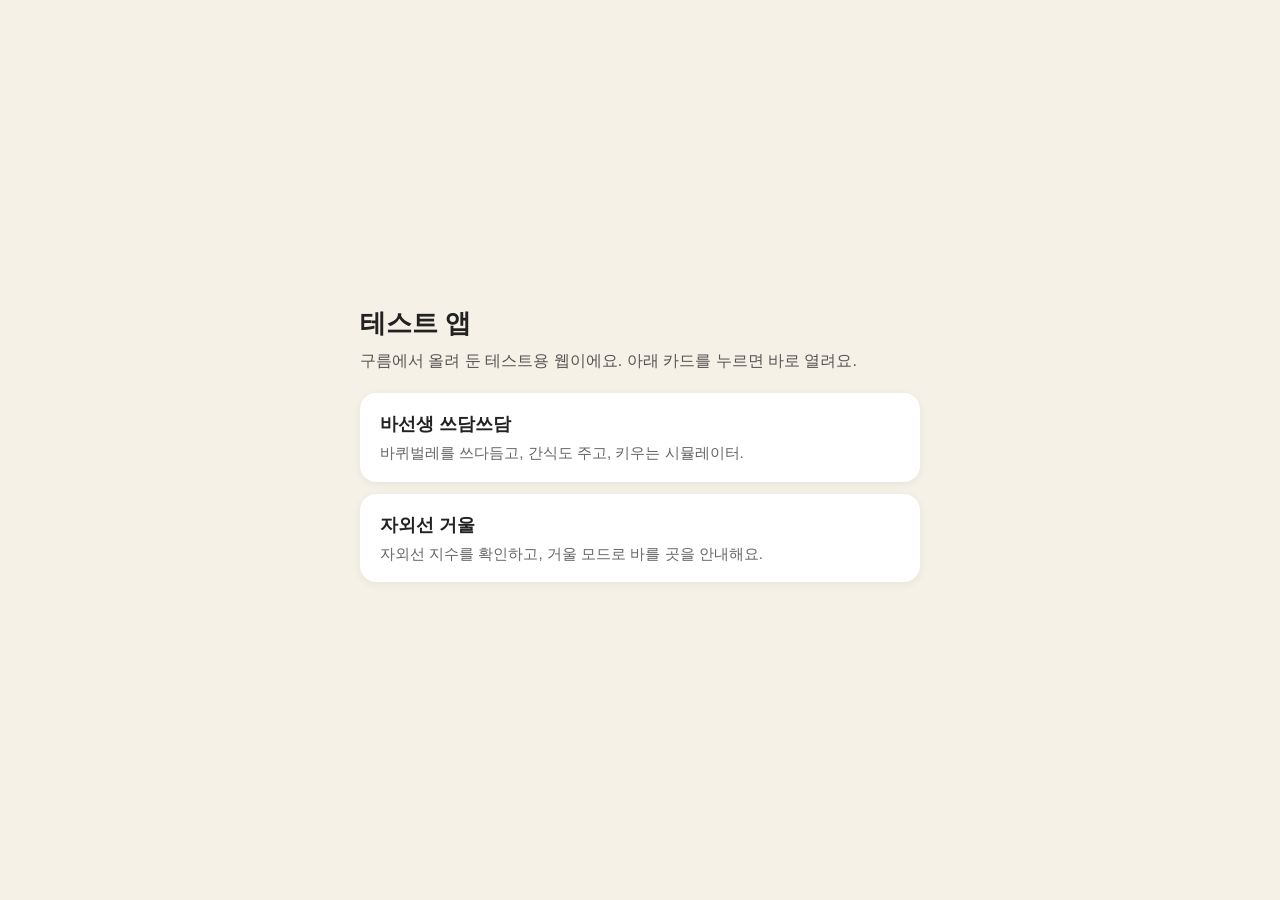
<file: index.html>
<!DOCTYPE html>
<html lang="ko">
<head>
  <meta charset="UTF-8">
  <meta name="viewport" content="width=device-width, initial-scale=1">
  <title>테스트 앱</title>
  <style>
    :root { color-scheme: light; }
    * { box-sizing: border-box; }
    body {
      margin: 0;
      min-height: 100vh;
      font-family: "Apple SD Gothic Neo", "Noto Sans KR", sans-serif;
      background: #f6f1e7;
      color: #222;
      display: flex;
      align-items: center;
      justify-content: center;
      padding: 24px;
    }
    main { width: min(560px, 100%); }
    h1 { font-size: 1.6rem; margin: 0 0 8px; }
    p { margin: 0 0 20px; color: #555; line-height: 1.5; }
    a.card {
      display: block;
      text-decoration: none;
      color: inherit;
      background: #fff;
      border-radius: 16px;
      padding: 18px 20px;
      margin-bottom: 12px;
      box-shadow: 0 2px 10px rgba(0,0,0,.06);
    }
    a.card:hover { transform: translateY(-1px); }
    a.card h2 { margin: 0 0 6px; font-size: 1.15rem; }
    a.card span { color: #666; font-size: .95rem; line-height: 1.4; display: block; }
  </style>
</head>
<body>
  <main>
    <h1>테스트 앱</h1>
    <p>구름에서 올려 둔 테스트용 웹이에요. 아래 카드를 누르면 바로 열려요.</p>
    <a class="card" href="cockroach-pet/">
      <h2>바선생 쓰담쓰담</h2>
      <span>바퀴벌레를 쓰다듬고, 간식도 주고, 키우는 시뮬레이터.</span>
    </a>
    <a class="card" href="uv-sunscreen-test/">
      <h2>자외선 거울</h2>
      <span>자외선 지수를 확인하고, 거울 모드로 바를 곳을 안내해요.</span>
    </a>
  </main>
</body>
</html>
</file>
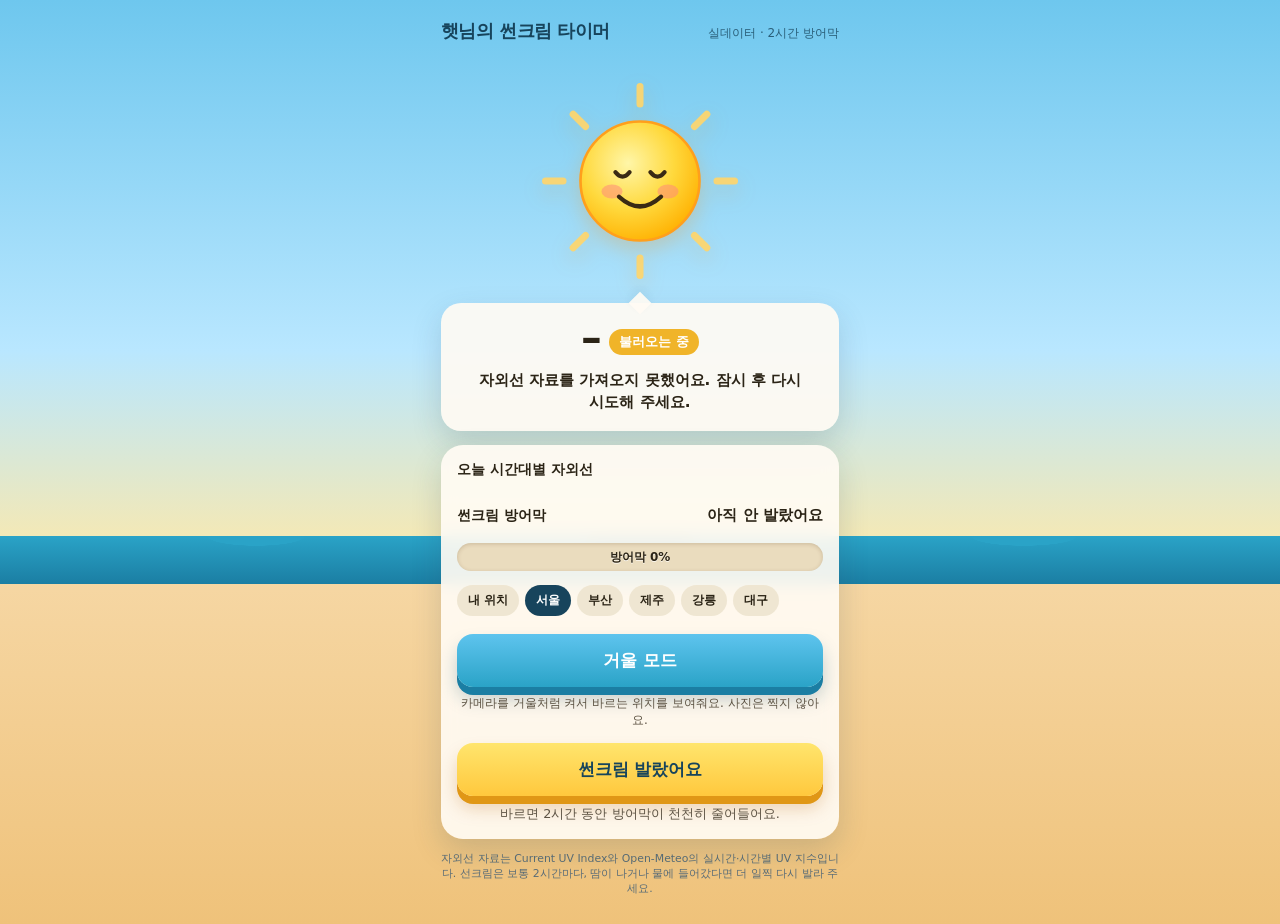
<file: uv-sunscreen-test/index.html>
<!DOCTYPE html>
<html lang="ko">
<head>
  <meta charset="UTF-8">
  <meta name="viewport" content="width=device-width, initial-scale=1, viewport-fit=cover">
  <meta name="theme-color" content="#6ec7ee">
  <meta name="description" content="실시간 자외선 지수, 거울 모드, 2시간 썬크림 방어막 타이머">
  <title>햇님의 썬크림 타이머</title>
  <link rel="icon" href="./favicon.svg" type="image/svg+xml">
  <link rel="stylesheet" href="./styles.css">
</head>
<body>
  <main class="scene">
    <div class="wrap">
      <header class="brand">
        <h1>햇님의 썬크림 타이머</h1>
        <p>실데이터 · 2시간 방어막</p>
      </header>

      <div class="sun-stage" aria-hidden="true">
        <svg class="sun" id="sun" data-mood="low" viewBox="0 0 240 240" role="img">
          <defs>
            <radialGradient id="sunGlow" cx="40%" cy="35%" r="70%">
              <stop offset="0%" stop-color="#fff6a8"/>
              <stop offset="55%" stop-color="#ffd93d"/>
              <stop offset="100%" stop-color="#ffb000"/>
            </radialGradient>
          </defs>
          <g class="aura">
            <ellipse cx="120" cy="120" rx="108" ry="108" fill="none" stroke="#ff5a1f" stroke-width="6" opacity="0.35"/>
          </g>
          <g class="rays">
            <rect class="ray" x="116" y="8" width="8" height="28" rx="4"/>
            <rect class="ray" x="116" y="204" width="8" height="28" rx="4"/>
            <rect class="ray" x="8" y="116" width="28" height="8" rx="4"/>
            <rect class="ray" x="204" y="116" width="28" height="8" rx="4"/>
            <rect class="ray" x="116" y="8" width="8" height="28" rx="4" transform="rotate(45 120 120)"/>
            <rect class="ray" x="116" y="8" width="8" height="28" rx="4" transform="rotate(135 120 120)"/>
            <rect class="ray" x="116" y="8" width="8" height="28" rx="4" transform="rotate(225 120 120)"/>
            <rect class="ray" x="116" y="8" width="8" height="28" rx="4" transform="rotate(315 120 120)"/>
          </g>
          <g class="fire">
            <path d="M62 70 C50 28 88 18 96 52 C108 16 138 28 126 64 C150 36 176 58 152 86 Z" fill="#ff5a1f"/>
            <path d="M78 72 C72 42 98 36 104 62 C114 34 138 42 128 68 C146 48 164 66 148 86 Z" fill="#ffd56a"/>
            <path d="M150 48 C162 18 196 32 184 70 C206 48 214 78 196 92 Z" fill="#ff7a1a"/>
            <path class="fire-x" d="M48 96 C28 70 28 120 62 118" fill="#ff5a1f"/>
            <path class="fire-x" d="M192 96 C212 70 214 124 178 118" fill="#ff5a1f"/>
          </g>
          <circle class="face-disk" cx="120" cy="120" r="68"/>
          <ellipse class="blush" cx="88" cy="132" rx="12" ry="8"/>
          <ellipse class="blush" cx="152" cy="132" rx="12" ry="8"/>
          <!-- happy crescent eyes -->
          <path class="eye eye-happy eye-left" d="M92 110 q8 10 16 0" stroke-width="5"/>
          <path class="eye eye-happy eye-right" d="M132 110 q8 10 16 0" stroke-width="5"/>
          <!-- open eyes -->
          <ellipse class="eye-open eye-open-left" cx="100" cy="112" rx="8" ry="7" fill="#3a2a14"/>
          <ellipse class="eye-open eye-open-right" cx="140" cy="112" rx="8" ry="7" fill="#3a2a14"/>
          <circle class="eye-glint eye-open" cx="97" cy="109" r="2.2" fill="#fff"/>
          <circle class="eye-glint eye-open" cx="137" cy="109" r="2.2" fill="#fff"/>
          <!-- wide / fiery eyes -->
          <ellipse class="eye-wide eye-wide-left" cx="100" cy="112" rx="9" ry="9" fill="#3a2a14"/>
          <ellipse class="eye-wide eye-wide-right" cx="140" cy="112" rx="9" ry="9" fill="#3a2a14"/>
          <circle class="eye-wide" cx="97" cy="108" r="2.4" fill="#fff"/>
          <circle class="eye-wide" cx="137" cy="108" r="2.4" fill="#fff"/>
          <path class="brow brow-left eye-wide" d="M88 96 q12 -8 22 0" stroke-width="4"/>
          <path class="brow brow-right eye-wide" d="M130 96 q12 -8 22 0" stroke-width="4"/>
          <path class="wink-eye" d="M132 114 q8 8 16 0" stroke="#3a2a14" stroke-width="5" fill="none" stroke-linecap="round"/>
          <!-- mouths: all present, visibility by mood via stroke on current; hide unused in JS/CSS -->
          <path class="mouth mouth-low" d="M96 138 q24 22 48 0" stroke-width="5"/>
          <path class="mouth mouth-mid" d="M102 140 q18 14 36 0" stroke-width="5"/>
          <path class="mouth mouth-high" d="M110 142 q10 10 20 0" stroke-width="5"/>
          <path class="mouth mouth-hot" d="M108 140 q12 20 24 0 q-12 8 -24 0" stroke-width="4" fill="#d3542e"/>
          <!-- sunglasses -->
          <g class="sunglass">
            <rect x="78" y="104" width="36" height="22" rx="8" fill="#2b2416"/>
            <rect x="126" y="104" width="36" height="22" rx="8" fill="#2b2416"/>
            <rect x="112" y="110" width="16" height="5" rx="2" fill="#2b2416"/>
            <rect x="80" y="106" width="14" height="8" rx="3" fill="#7ad0ff" opacity="0.45"/>
            <rect x="128" y="106" width="14" height="8" rx="3" fill="#7ad0ff" opacity="0.45"/>
          </g>
          <!-- sweat -->
          <path class="sweat" d="M170 86 c0 12 -14 12 -14 0 c0 -10 7 -16 14 0z" transform="rotate(12 163 86)"/>
          <path class="sweat" d="M66 96 c0 10 -12 10 -12 0 c0 -8 6 -14 12 0z"/>
        </svg>
      </div>

      <section class="bubble" aria-live="polite">
        <div class="uv-row">
          <div class="uv-number" id="uvNumber">–</div>
          <div class="uv-label" id="uvLabel">불러오는 중</div>
        </div>
        <p class="one-liner" id="oneLiner">햇님이 자외선 수치를 가져오는 중이에요.</p>
        <p class="meta" id="meta"></p>
      </section>

      <section class="card">
        <h2>오늘 시간대별 자외선</h2>
        <div class="hours" id="hours"></div>

        <div class="shield-head">
          <h2>썬크림 방어막</h2>
          <div class="shield-time" id="shieldTime">아직 안 발랐어요</div>
        </div>
        <div class="gauge" role="meter" aria-label="썬크림 방어막" aria-valuemin="0" aria-valuemax="100" aria-valuenow="0" id="gaugeMeter">
          <div class="gauge-fill" id="gaugeFill"></div>
          <div class="gauge-label" id="gaugeLabel">방어막 0%</div>
        </div>

        <div class="cities" id="cities" role="group" aria-label="위치 선택"></div>

        <button class="mirror-open" id="mirrorOpen" type="button">거울 모드</button>
        <p class="mirror-hint">카메라를 거울처럼 켜서 바르는 위치를 보여줘요. 사진은 찍지 않아요.</p>
        <button class="apply" id="applyBtn" type="button">썬크림 발랐어요</button>
        <p class="status-note" id="statusNote">바르면 2시간 동안 방어막이 천천히 줄어들어요.</p>
      </section>

      <p class="footnote">자외선 자료는 Current UV Index와 Open-Meteo의 실시간·시간별 UV 지수입니다. 선크림은 보통 2시간마다, 땀이 나거나 물에 들어갔다면 더 일찍 다시 발라 주세요.</p>
    </div>
  </main>


  <div class="mirror" id="mirror" hidden role="dialog" aria-modal="true" aria-labelledby="mirrorTitle">
    <div class="mirror-stage">
      <video class="mirror-video" id="mirrorVideo" playsinline muted autoplay></video>
      <canvas class="mirror-canvas" id="mirrorCanvas"></canvas>
      <div class="mirror-scan" id="mirrorScan" hidden></div>
    </div>
    <div class="mirror-top">
      <div class="mirror-top-text">
        <h2 id="mirrorTitle">거울 모드</h2>
        <p class="mirror-privacy">영상은 이 기기 안에서만 처리되며, 어디에도 저장하거나 올리지 않아요.</p>
      </div>
      <button class="mirror-close" id="mirrorClose" type="button">닫기</button>
    </div>
    <div class="mirror-live">
      <span class="mirror-chip" id="mirrorUvChip">UV –</span>
      <span class="mirror-chip mirror-chip-light" id="mirrorLight">빛 세기 (대략) --</span>
    </div>
    <p class="mirror-status" id="mirrorStatus">얼굴을 맞추면 바르는 위치가 따라가요.</p>
    <p class="mirror-err" id="mirrorErr" hidden></p>
    <div class="mirror-bottom" id="mirrorBottom">
      <button class="mirror-scan-btn" id="mirrorScanBtn" type="button">분석하기</button>
    </div>
    <aside class="analysis-card" id="analysisCard" hidden>
      <h3>햇님의 거울 분석</h3>
      <p class="analysis-line" id="analysisLine"></p>
      <dl class="analysis-dl">
        <div><dt>지금 자외선</dt><dd id="analysisUv"></dd></div>
        <div><dt>추천 강도</dt><dd id="analysisSpf"></dd></div>
        <div><dt>바르는 양</dt><dd>얼굴 기준 손가락 두 마디 / 500원 동전 크기</dd></div>
        <div><dt>방어막</dt><dd id="analysisShield"></dd></div>
        <div><dt>그을림 참고</dt><dd id="analysisBurn"></dd></div>
        <div><dt>빛 세기</dt><dd id="analysisLight"></dd></div>
      </dl>
      <p class="analysis-limits">이마·코·볼·귀·목 표시는 바르는 위치 가이드예요. 모자·선글라스·피부 타입·나이·성별·선크림 여부를 알아보지는 않아요.</p>
      <div class="analysis-actions">
        <button type="button" id="mirrorRescan">다시 분석</button>
        <button type="button" class="analysis-close" id="analysisClose">닫기</button>
      </div>
    </aside>
  </div>

  <div class="celebrate" id="celebrate" aria-hidden="true"></div>
  <div class="pop" id="pop">잘했어요! 방어막 2시간 시작</div>
  <script src="./app.js"></script>
</body>
</html>
</file>
<file: uv-sunscreen-test/styles.css>
:root {
  --sky-top: #6ec7ee;
  --sky-mid: #b9e7ff;
  --sky-low: #ffe9a8;
  --sand: #f6d7a4;
  --sand-deep: #efc27a;
  --sea: #2aa3c7;
  --sea-deep: #1b7ea3;
  --sun: #ffd93d;
  --sun-edge: #ff9f1c;
  --ink: #2b2416;
  --muted: #5d5344;
  --card: rgba(255, 251, 243, 0.92);
  --shadow: 0 12px 30px rgba(40, 70, 90, 0.18);
  --low: #3dbe6a;
  --moderate: #f0b429;
  --high: #f07a2a;
  --veryhigh: #e4452f;
  --extreme: #9b1fe8;
  --cream: #fff4c8;
  --shield: #7ad0ff;
  --radius: 22px;
  font-family: "Pretendard", "Apple SD Gothic Neo", "Noto Sans KR", "Malgun Gothic", system-ui, sans-serif;
}

* { box-sizing: border-box; margin: 0; padding: 0; }

html, body {
  min-height: 100%;
  color: var(--ink);
  background: var(--sea-deep);
}

body {
  min-height: 100dvh;
  overflow-x: hidden;
}

.scene {
  min-height: 100dvh;
  display: flex;
  flex-direction: column;
  align-items: center;
  background:
    linear-gradient(180deg, var(--sky-top) 0%, var(--sky-mid) 38%, var(--sky-low) 62%, var(--sand) 62.1%, var(--sand-deep) 100%);
  position: relative;
}

.scene::before {
  content: "";
  position: absolute;
  left: 0; right: 0;
  top: 58%;
  height: 48px;
  background:
    radial-gradient(120px 24px at 20% 0, var(--sea) 40%, transparent 41%),
    radial-gradient(140px 26px at 50% 8px, var(--sea-deep) 40%, transparent 41%),
    radial-gradient(130px 24px at 80% 0, var(--sea) 40%, transparent 41%),
    linear-gradient(var(--sea), var(--sea-deep));
  animation: tide 5s ease-in-out infinite;
  pointer-events: none;
}

@keyframes tide {
  50% { transform: translateY(-6px); }
}

.wrap {
  width: min(430px, 100%);
  padding: 18px 16px 28px;
  position: relative;
  z-index: 1;
  overflow: visible;
}

header.brand {
  display: flex;
  align-items: baseline;
  justify-content: space-between;
  gap: 8px;
  color: #17445c;
}

header.brand h1 {
  font-size: 1.15rem;
  letter-spacing: -0.03em;
}

header.brand p {
  font-size: 0.75rem;
  opacity: 0.8;
}

.sun-stage {
  position: relative;
  display: grid;
  place-items: center;
  margin: 4px 0 6px;
  min-height: 250px;
  padding-top: 18px;
  overflow: visible;
}

.sun {
  width: min(210px, 70vw);
  height: auto;
  overflow: visible;
  filter: drop-shadow(0 8px 10px rgba(255, 140, 0, 0.25));
  animation: bob 3.6s ease-in-out infinite;
}

@keyframes bob {
  50% { transform: translateY(6px); }
}

.rays { transform-origin: 120px 120px; animation: spin 22s linear infinite; }
@keyframes spin { to { transform: rotate(360deg); } }

.ray { fill: #ffd56a; opacity: 0.92; }
.face-disk { fill: url(#sunGlow); stroke: #ff9f1c; stroke-width: 3; }
.blush { fill: #ff8a7a; opacity: 0.55; }
.eye, .brow, .mouth, .lash { fill: none; stroke: #3a2a14; stroke-linecap: round; stroke-linejoin: round; }
.eye-dot { fill: #3a2a14; }
.sunglass { display: none; }
.sweat { display: none; fill: #7ad0ff; stroke: #3d8eb8; stroke-width: 1; }
.fire, .aura { display: none; }
.wink-eye { display: none; }

/* moods */
.sun[data-mood="low"] .mouth-low,
.sun[data-mood="moderate"] .mouth-mid,
.sun[data-mood="high"] .mouth-high,
.sun[data-mood="veryhigh"] .mouth-hot,
.sun[data-mood="extreme"] .mouth-hot { stroke-width: 5; }

.sun[data-mood="moderate"] .blush { opacity: 0.7; }

.sun[data-mood="high"] .sunglass,
.sun[data-mood="high"] .sweat,
.sun[data-mood="veryhigh"] .sweat,
.sun[data-mood="extreme"] .sweat { display: block; }

.sun[data-mood="high"] .eye,
.sun[data-mood="high"] .eye-dot { display: none; }

.sun[data-mood="veryhigh"] .fire,
.sun[data-mood="extreme"] .fire,
.sun[data-mood="veryhigh"] .aura,
.sun[data-mood="extreme"] .aura { display: block; }

.sun[data-mood="veryhigh"] .ray,
.sun[data-mood="extreme"] .ray { fill: #ff6a2a; }
.sun[data-mood="extreme"] .face-disk { stroke: #ff3b1a; }
.sun[data-mood="extreme"] { filter: drop-shadow(0 0 16px rgba(255, 80, 0, 0.55)); }
.sun[data-mood="veryhigh"] { filter: drop-shadow(0 0 12px rgba(255, 120, 0, 0.4)); }

.sun.wink .eye-right, .sun.wink .eye-dot-right { display: none; }
.sun.wink .wink-eye { display: block; }

.fire { animation: flicker 0.35s ease-in-out infinite alternate; }
@keyframes flicker { to { transform: translateY(-2px) scale(1.04); } }

.bubble {
  position: relative;
  margin: 0 auto 14px;
  background: var(--card);
  border-radius: 20px;
  padding: 14px 16px 12px;
  box-shadow: var(--shadow);
  text-align: center;
}

.bubble::after {
  content: "";
  position: absolute;
  top: -8px;
  left: 50%;
  width: 16px; height: 16px;
  background: var(--card);
  transform: translateX(-50%) rotate(45deg);
  box-shadow: -3px -3px 8px rgba(40, 70, 90, 0.06);
}

.uv-row {
  display: flex;
  align-items: baseline;
  justify-content: center;
  gap: 10px;
}

.uv-number {
  font-size: 2.6rem;
  font-weight: 800;
  letter-spacing: -0.06em;
  line-height: 1;
}

.uv-label {
  font-size: 0.82rem;
  font-weight: 700;
  padding: 4px 10px;
  border-radius: 999px;
  color: #fff;
  background: var(--moderate);
  transform: translateY(-6px);
}

.uv-label[data-mood="low"] { background: var(--low); }
.uv-label[data-mood="moderate"] { background: var(--moderate); color: #3a2a14; }
.uv-label[data-mood="high"] { background: var(--high); }
.uv-label[data-mood="veryhigh"] { background: var(--veryhigh); }
.uv-label[data-mood="extreme"] { background: var(--extreme); }

.one-liner {
  margin-top: 8px;
  font-size: 0.95rem;
  line-height: 1.45;
  font-weight: 650;
  word-break: keep-all;
  overflow-wrap: break-word;
}

.meta {
  margin-top: 6px;
  font-size: 0.75rem;
  color: var(--muted);
}

.card {
  background: var(--card);
  border-radius: var(--radius);
  padding: 16px;
  box-shadow: var(--shadow);
  backdrop-filter: blur(8px);
}

.card h2 {
  font-size: 0.86rem;
  margin-bottom: 10px;
}

.hours {
  display: grid;
  grid-template-columns: repeat(8, 1fr);
  gap: 4px;
  margin-bottom: 16px;
}

.hour {
  display: flex;
  flex-direction: column;
  align-items: center;
  gap: 3px;
  font-size: 0.68rem;
  color: var(--muted);
  min-width: 0;
}

.hour-uv {
  width: 100%;
  aspect-ratio: 1;
  border-radius: 50%;
  display: grid;
  place-items: center;
  font-weight: 800;
  font-size: 0.68rem;
  background: #efe6d2;
  color: var(--ink);
}

.hour-uv[data-mood="low"] { background: #c9f0d4; }
.hour-uv[data-mood="moderate"] { background: #ffe18a; }
.hour-uv[data-mood="high"] { background: #ffc099; color: #5a2408; }
.hour-uv[data-mood="veryhigh"] { background: #ff9a8a; color: #4a0d0d; }
.hour-uv[data-mood="extreme"] { background: #e3c4ff; color: #3b0a67; }

.hour.is-now { color: var(--ink); font-weight: 800; }
.hour.is-now .hour-uv { box-shadow: 0 0 0 2px #17445c; }

.shield-head {
  display: flex;
  justify-content: space-between;
  align-items: baseline;
  gap: 8px;
  margin-bottom: 8px;
}

.shield-time {
  font-variant-numeric: tabular-nums;
  font-weight: 800;
  font-size: 0.95rem;
}

.gauge {
  position: relative;
  height: 28px;
  border-radius: 999px;
  background: #eadcbe;
  overflow: hidden;
  box-shadow: inset 0 1px 4px rgba(80, 50, 20, 0.2);
}

.gauge-fill {
  height: 100%;
  width: 0%;
  border-radius: 999px;
  background: linear-gradient(90deg, #7ad0ff, #fff4c8 55%, #ffe38a);
  box-shadow: inset 0 0 0 1px rgba(255,255,255,0.5);
  transition: width 0.4s ease;
}

.gauge-fill.is-low { background: linear-gradient(90deg, #ff9a7a, #ffd36a); }
.gauge-fill.is-empty { background: #d8c9a8; }

.gauge-label {
  position: absolute;
  inset: 0;
  display: grid;
  place-items: center;
  font-size: 0.75rem;
  font-weight: 700;
  pointer-events: none;
  text-shadow: 0 1px 0 rgba(255,255,255,0.7);
}

.cities {
  display: flex;
  flex-wrap: wrap;
  gap: 6px;
  margin: 14px 0 4px;
}

.cities button {
  border: 0;
  background: #efe6d2;
  color: var(--ink);
  border-radius: 999px;
  padding: 7px 11px;
  font-size: 0.78rem;
  font-weight: 650;
  font-family: inherit;
  cursor: pointer;
}

.cities button[aria-pressed="true"] {
  background: #17445c;
  color: #fff;
}

.apply {
  width: 100%;
  margin-top: 14px;
  border: 0;
  border-radius: 16px;
  padding: 15px 16px;
  font-family: inherit;
  font-size: 1.05rem;
  font-weight: 800;
  color: #17445c;
  background: linear-gradient(180deg, #ffe56d, #ffc83d);
  box-shadow: 0 8px 0 #e09716, 0 12px 18px rgba(180, 90, 0, 0.25);
  cursor: pointer;
}

.apply:active { transform: translateY(3px); box-shadow: 0 5px 0 #e09716, 0 8px 12px rgba(180, 90, 0, 0.2); }

.status-note {
  margin-top: 10px;
  font-size: 0.8rem;
  color: var(--muted);
  text-align: center;
  min-height: 1.2em;
}

.footnote {
  margin-top: 12px;
  font-size: 0.68rem;
  color: #5a6d77;
  text-align: center;
  line-height: 1.4;
}

.celebrate {
  position: fixed;
  inset: 0;
  pointer-events: none;
  overflow: hidden;
  z-index: 20;
}

.confetti {
  position: absolute;
  top: -12px;
  width: 9px;
  height: 14px;
  border-radius: 2px;
  opacity: 0;
}

.celebrate.is-on .confetti {
  animation: fall 1.1s ease-in forwards;
}

@keyframes fall {
  0% { opacity: 1; transform: translateY(0) rotate(0); }
  100% { opacity: 0; transform: translateY(70vh) rotate(280deg); }
}

.pop {
  position: fixed;
  left: 50%;
  top: 96px;
  transform: translate(-50%, -20px) scale(0.8);
  background: #fff;
  color: #17445c;
  border-radius: 999px;
  padding: 10px 16px;
  font-weight: 800;
  font-size: 0.92rem;
  white-space: nowrap;
  box-shadow: var(--shadow);
  opacity: 0;
  z-index: 21;
  pointer-events: none;
}

.pop.is-on {
  animation: popin 1.4s ease forwards;
}

@keyframes popin {
  15% { opacity: 1; transform: translate(-50%, 0) scale(1); }
  75% { opacity: 1; transform: translate(-50%, 0) scale(1); }
  100% { opacity: 0; transform: translate(-50%, -10px) scale(0.96); }
}

.error {
  color: #9b1c1c;
}

@media (prefers-reduced-motion: reduce) {
  .sun, .rays, .fire, .scene::before, .celebrate .confetti, .pop { animation: none !important; }
  .celebrate.is-on .confetti, .pop.is-on { opacity: 1; }
}

.mouth { display: none; }
.sun[data-mood="low"] .mouth-low,
.sun[data-mood="moderate"] .mouth-mid,
.sun[data-mood="high"] .mouth-high,
.sun[data-mood="veryhigh"] .mouth-hot,
.sun[data-mood="extreme"] .mouth-hot { display: block; }

.sun[data-mood="moderate"] .eye { stroke-width: 5; }
.sun[data-mood="veryhigh"] .eye,
.sun[data-mood="extreme"] .eye {
  d: path("M94 108 q6 -8 14 0");
  stroke-width: 5;
}

.eye-open, .eye-wide, .eye-glint { display: none; }
.sun[data-mood="low"] .eye-happy { display: block; }
.sun[data-mood="moderate"] .eye-happy { display: none; }
.sun[data-mood="moderate"] .eye-open { display: block; }
.sun[data-mood="high"] .eye-happy,
.sun[data-mood="high"] .eye-open,
.sun[data-mood="high"] .eye-wide { display: none; }
.sun[data-mood="veryhigh"] .eye-happy,
.sun[data-mood="extreme"] .eye-happy,
.sun[data-mood="veryhigh"] .eye-open,
.sun[data-mood="extreme"] .eye-open { display: none; }
.sun[data-mood="veryhigh"] .eye-wide,
.sun[data-mood="extreme"] .eye-wide { display: block; }
.sun.wink .eye-right,
.sun.wink .eye-open-right,
.sun.wink .eye-wide-right { display: none; }

.fire-x { display: none; }
.sun[data-mood="extreme"] .fire-x { display: block; }

/* ---- 거울 모드 ---- */
.mirror-open {
  width: 100%;
  margin-top: 14px;
  border: 0;
  border-radius: 16px;
  padding: 15px 16px;
  font-family: inherit;
  font-size: 1.05rem;
  font-weight: 800;
  color: #fff;
  background: linear-gradient(180deg, #5ec4ee, #2aa3c7);
  box-shadow: 0 8px 0 #1b7ea3, 0 12px 18px rgba(20, 80, 110, 0.25);
  cursor: pointer;
}
.mirror-open:active { transform: translateY(3px); box-shadow: 0 5px 0 #1b7ea3, 0 8px 12px rgba(20, 80, 110, 0.2); }

.mirror-hint {
  margin-top: 8px;
  font-size: 0.75rem;
  color: var(--muted);
  text-align: center;
  line-height: 1.4;
}

.mirror {
  position: fixed;
  inset: 0;
  z-index: 40;
  background: #0b1c24;
  color: #fff;
  display: none;
  overflow: hidden;
}
.mirror.is-open {
  display: block;
}

.mirror-stage {
  position: absolute;
  inset: 0;
  overflow: hidden;
  background: #10232c;
}
.mirror-video {
  width: 100%;
  height: 100%;
  object-fit: cover;
  transform: scaleX(-1);
  background: #10232c;
}
.mirror-canvas {
  position: absolute;
  inset: 0;
  width: 100%;
  height: 100%;
  pointer-events: none;
}

.mirror-scan {
  position: absolute;
  inset: 0;
  pointer-events: none;
  overflow: hidden;
  display: none;
}
.mirror-scan.is-on { display: block; }
.mirror-scan::before {
  content: "";
  position: absolute;
  left: 0;
  right: 0;
  height: 28%;
  background: linear-gradient(180deg, transparent, rgba(122, 208, 255, 0.18) 40%, rgba(255, 217, 61, 0.55), rgba(122, 208, 255, 0.12), transparent);
  box-shadow: 0 0 24px rgba(122, 208, 255, 0.45);
  animation: scan-sweep 2s linear forwards;
}
@keyframes scan-sweep {
  from { top: -28%; }
  to { top: 100%; }
}

.mirror-top {
  position: absolute;
  top: 0;
  left: 0;
  right: 0;
  z-index: 2;
  display: flex;
  align-items: flex-start;
  justify-content: space-between;
  gap: 10px;
  padding: calc(12px + env(safe-area-inset-top, 0px)) 14px 16px;
  background: linear-gradient(180deg, rgba(8, 20, 28, 0.78) 0%, rgba(8, 20, 28, 0.35) 70%, transparent);
}
.mirror-top-text { min-width: 0; }
.mirror-top h2 {
  font-size: 1.05rem;
  letter-spacing: -0.03em;
}
.mirror-privacy {
  margin-top: 4px;
  font-size: 0.72rem;
  line-height: 1.4;
  color: rgba(255, 255, 255, 0.86);
  word-break: keep-all;
}
.mirror-close {
  flex: none;
  border: 0;
  border-radius: 999px;
  padding: 8px 12px;
  font-family: inherit;
  font-size: 0.85rem;
  font-weight: 800;
  color: #17445c;
  background: #fff;
  cursor: pointer;
}

.mirror-live {
  position: absolute;
  top: calc(86px + env(safe-area-inset-top, 0px));
  left: 14px;
  right: 14px;
  z-index: 2;
  display: flex;
  flex-wrap: wrap;
  gap: 6px;
}
.mirror-chip {
  font-size: 0.72rem;
  font-weight: 800;
  padding: 5px 9px;
  border-radius: 999px;
  background: rgba(255, 251, 243, 0.92);
  color: var(--ink);
  box-shadow: 0 4px 12px rgba(0, 0, 0, 0.18);
}
.mirror-chip[data-mood="low"] { background: #c9f0d4; }
.mirror-chip[data-mood="moderate"] { background: #ffe18a; }
.mirror-chip[data-mood="high"] { background: #ffc099; }
.mirror-chip[data-mood="veryhigh"] { background: #ff9a8a; color: #4a0d0d; }
.mirror-chip[data-mood="extreme"] { background: #e3c4ff; color: #3b0a67; }

.mirror-status {
  position: absolute;
  top: calc(122px + env(safe-area-inset-top, 0px));
  left: 14px;
  right: 14px;
  z-index: 2;
  font-size: 0.75rem;
  color: rgba(255, 255, 255, 0.92);
  text-shadow: 0 1px 4px rgba(0, 0, 0, 0.5);
  word-break: keep-all;
}

.mirror-err {
  position: absolute;
  left: 16px;
  right: 16px;
  top: 46%;
  z-index: 3;
  text-align: center;
  background: rgba(255, 251, 243, 0.95);
  color: #9b1c1c;
  border-radius: 16px;
  padding: 16px;
  font-size: 0.92rem;
  font-weight: 650;
  line-height: 1.45;
  word-break: keep-all;
}

.mirror-bottom {
  position: absolute;
  left: 0;
  right: 0;
  bottom: 0;
  z-index: 2;
  padding: 16px 16px calc(18px + env(safe-area-inset-bottom, 0px));
  background: linear-gradient(180deg, transparent, rgba(8, 20, 28, 0.72));
}
.mirror-scan-btn {
  width: 100%;
  border: 0;
  border-radius: 16px;
  padding: 15px 16px;
  font-family: inherit;
  font-size: 1.05rem;
  font-weight: 800;
  color: #17445c;
  background: linear-gradient(180deg, #ffe56d, #ffc83d);
  box-shadow: 0 8px 0 #e09716, 0 12px 18px rgba(180, 90, 0, 0.25);
  cursor: pointer;
}
.mirror-scan-btn:active { transform: translateY(3px); box-shadow: 0 5px 0 #e09716; }
.mirror-scan-btn:disabled {
  opacity: 0.7;
  transform: none;
  cursor: default;
}
.mirror.is-card .mirror-bottom { display: none; }

.analysis-card {
  position: absolute;
  left: 10px;
  right: 10px;
  bottom: calc(10px + env(safe-area-inset-bottom, 0px));
  z-index: 4;
  display: none;
  background: var(--card);
  color: var(--ink);
  border-radius: 22px;
  padding: 16px 16px 14px;
  box-shadow: 0 18px 40px rgba(0, 0, 0, 0.35);
  max-height: min(72dvh, 620px);
  overflow: auto;
}
.analysis-card.is-open { display: block; animation: card-up 0.35s ease; }
@keyframes card-up {
  from { transform: translateY(24px); opacity: 0; }
  to { transform: translateY(0); opacity: 1; }
}
.analysis-card h3 {
  font-size: 1.02rem;
  letter-spacing: -0.03em;
}
.analysis-line {
  margin-top: 6px;
  font-size: 0.92rem;
  font-weight: 700;
  line-height: 1.4;
  word-break: keep-all;
}
.analysis-dl {
  margin-top: 12px;
  display: grid;
  gap: 8px;
}
.analysis-dl div {
  display: grid;
  grid-template-columns: 88px 1fr;
  gap: 8px;
  align-items: start;
  padding-bottom: 8px;
  border-bottom: 1px solid rgba(43, 36, 22, 0.08);
}
.analysis-dl dt {
  font-size: 0.72rem;
  font-weight: 800;
  color: var(--muted);
  padding-top: 2px;
}
.analysis-dl dd {
  font-size: 0.88rem;
  font-weight: 700;
  line-height: 1.4;
  word-break: keep-all;
}
.analysis-limits {
  margin-top: 10px;
  font-size: 0.7rem;
  color: var(--muted);
  line-height: 1.4;
  word-break: keep-all;
}
.analysis-actions {
  display: grid;
  grid-template-columns: 1fr 1fr;
  gap: 8px;
  margin-top: 12px;
}
.analysis-actions button {
  border: 0;
  border-radius: 14px;
  padding: 12px 10px;
  font-family: inherit;
  font-size: 0.92rem;
  font-weight: 800;
  cursor: pointer;
  background: #efe6d2;
  color: var(--ink);
}
.analysis-actions .analysis-close {
  background: #17445c;
  color: #fff;
}

.light-bar {
  display: inline-block;
  width: 72px;
  height: 8px;
  border-radius: 99px;
  background: #eadcbe;
  overflow: hidden;
  vertical-align: middle;
  margin-right: 6px;
}
.light-bar > i {
  display: block;
  height: 100%;
  width: 0;
  background: linear-gradient(90deg, #7ad0ff, #ffd93d);
  border-radius: 99px;
}

@media (prefers-reduced-motion: reduce) {
  .mirror-scan::before, .analysis-card.is-open { animation: none !important; }
}

body.mirror-on { overflow: hidden; }
</file>
